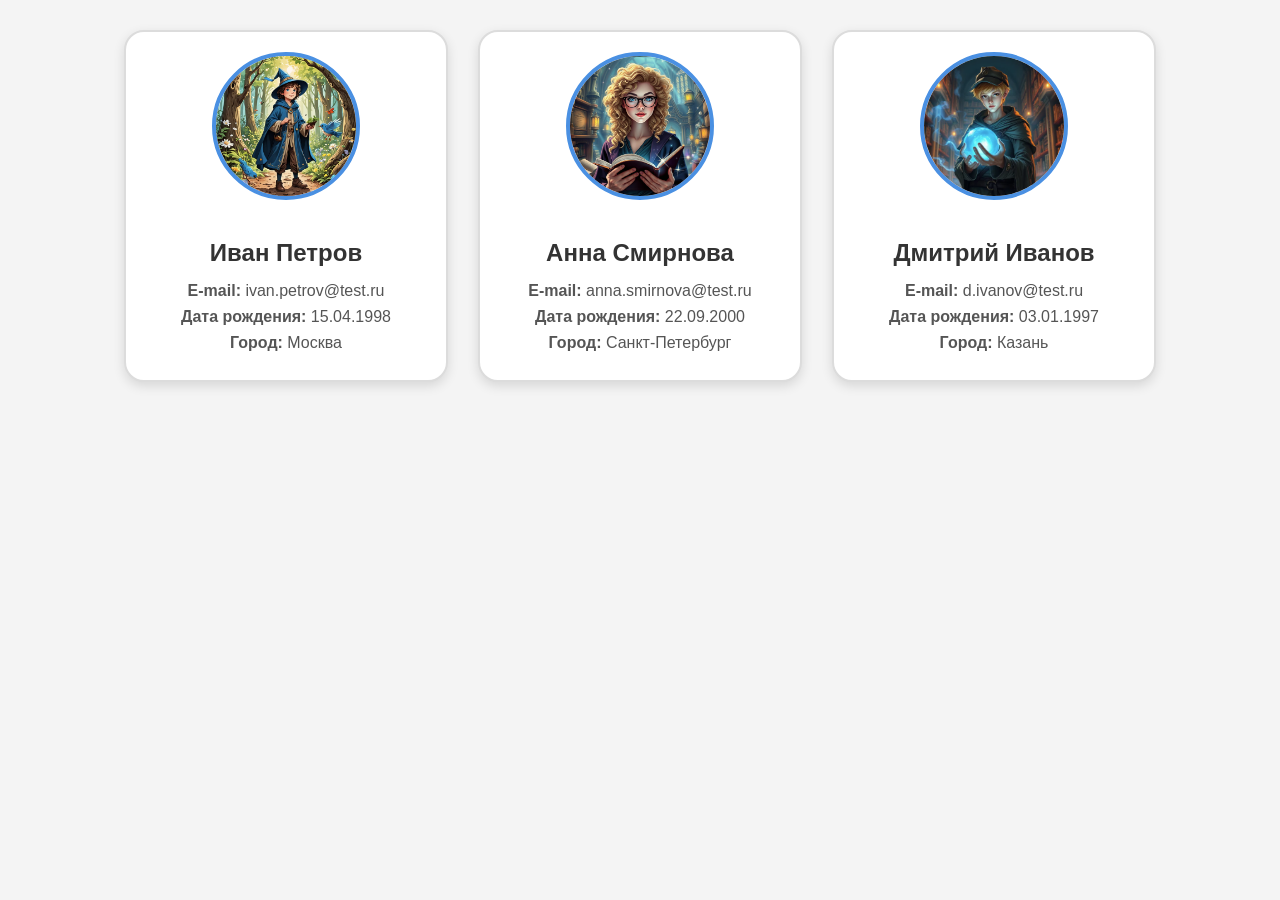
<file: cards.html>
<!DOCTYPE html>
<html lang="ru">
<head>
    <meta charset="UTF-8">
    <meta name="viewport" content="width=device-width, initial-scale=1.0">
    <title>Карточки пользователей</title>
    <link rel="stylesheet" href="cards_style.css">
</head>
<body>
    <div class="cards-container">

        <div class="card">
            <img class="avatar" src="img_2/мальчик в лесу.png" alt="Фото Ивана Петрова">
            <h2>Иван Петров</h2>
            <p><strong>E-mail:</strong> ivan.petrov@test.ru</p>
            <p><strong>Дата рождения:</strong> 15.04.1998</p>
            <p><strong>Город:</strong> Москва</p>
        </div>
        <div class="card">
            <img class="avatar" src="img_2/девочка волшебница.png" alt="Фото Анны Смирновой">
            <h2>Анна Смирнова</h2>
            <p><strong>E-mail:</strong> anna.smirnova@test.ru</p>
            <p><strong>Дата рождения:</strong> 22.09.2000</p>
            <p><strong>Город:</strong> Санкт-Петербург</p>
        </div>

        <div class="card">
            <img class="avatar" src="img_2/мальчик с шаром.png" alt="Фото Дмитрия Иванова">
            <h2>Дмитрий Иванов</h2>
            <p><strong>E-mail:</strong> d.ivanov@test.ru</p>
            <p><strong>Дата рождения:</strong> 03.01.1997</p>
            <p><strong>Город:</strong> Казань</p>
        </div>

    </div>

</body>
</html>
</file>
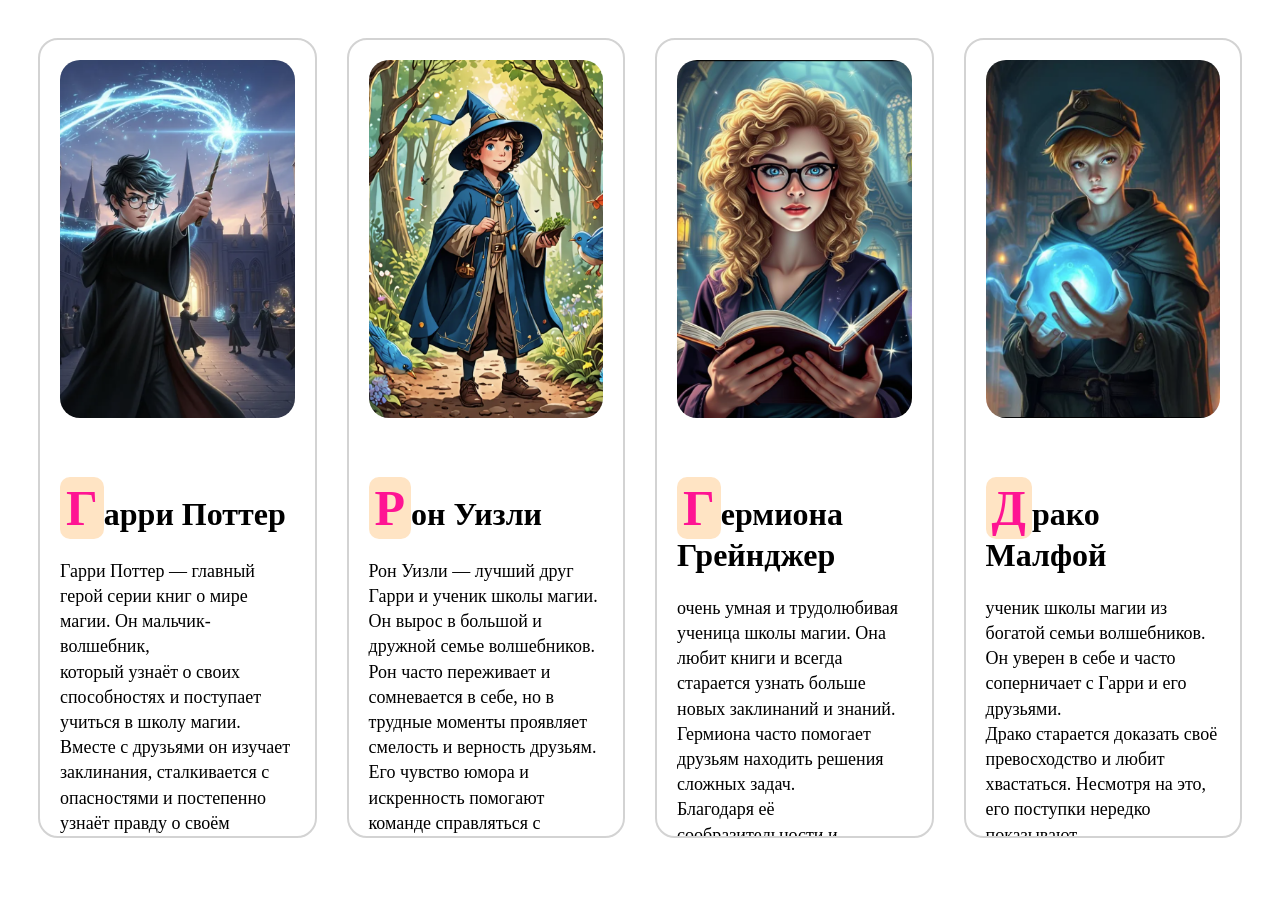
<file: Heroes.html>
<!DOCTYPE html>
<html lang="ru">
<head>
    <meta charset="UTF-8">
    <title>Heroes</title>
    <meta name="viewport"
          content="width=device-width, user-scalable=no, initial-scale=1.0, maximum-scale=1.0, minimum-scale=1.0">
    <link rel="stylesheet" href="style.css">
</head>
<body>

    <div class="cards">
        <div class="card">
            <div class="photo">
                <img src="img_2/мальчик с палочкой.png" alt="Гарри Поттер">
            </div>

            <div class="info">
                <h1>Гарри Поттер</h1>
                <p>
                    Гарри Поттер — главный герой серии книг о мире магии. Он мальчик-волшебник,<br>
                    который узнаёт о своих способностях и поступает учиться в школу магии.<br>
                    Вместе с друзьями он изучает заклинания, сталкивается с опасностями и постепенно<br>
                    узнаёт правду о своём прошлом. Гарри известен смелостью, верностью друзьям и борьбой со злом.
                </p>
            </div>
        </div>

        <div class="card">
            <div class="photo">
                <img src="img_2/мальчик в лесу.png" alt="Рон Уизли">
            </div>

            <div class="info">
                <h1>Рон Уизли</h1>
                <p>
                    Рон Уизли — лучший друг Гарри и ученик школы магии. Он вырос в большой и дружной семье волшебников.<br>
                    Рон часто переживает и сомневается в себе, но в трудные моменты проявляет смелость и верность друзьям.<br>
                    Его чувство юмора и искренность помогают команде справляться с трудностями.
                </p>
            </div>
        </div>
        <div class="card">
            <div class="photo">
                <img src="img_2/девочка волшебница.png" alt="Гермиона Грейнджер"/>
            </div>

            <div class="info">
                <h1>Гермиона Грейнджер</h1>
                <p>
                    очень умная и трудолюбивая ученица школы магии. Она любит книги и всегда старается узнать больше<br>
                    новых заклинаний и знаний. Гермиона часто помогает друзьям находить решения сложных задач.<br>
                    Благодаря её сообразительности и настойчивости многие опасности удаётся преодолеть.
                </p>
            </div>

        </div>

        <div class="card">
            <div class="photo">
                <img src="img_2/мальчик с шаром.png" />
            </div>

            <div class="info">
                <h1>Драко Малфой</h1>
                <p>
                    ученик школы магии из богатой семьи волшебников. Он уверен в себе и часто соперничает с Гарри и его друзьями.<br>
                    Драко старается доказать своё превосходство и любит хвастаться. Несмотря на это, его поступки нередко показывают,<br>
                    что внутри он тоже переживает и сомневается.
                </p>
            </div>
        </div>
    </div>

</body>
</html>
</file>
<file: cards_style.css>
body {
    margin: 0;
    padding: 30px;
    font-family: Arial, sans-serif;
    background-color: #f4f4f4;
}

.cards-container {
    display: flex;
    justify-content: center;
    gap: 30px;
    flex-wrap: wrap;
}

.card {
    width: 280px;
    padding: 20px;
    background-color: white;
    border: 2px solid #dcdcdc;
    border-radius: 20px;
    text-align: center;
    box-shadow: 0 4px 12px rgba(0, 0, 0, 0.12);
    transition: 0.3s;
}

.card:hover {
    transform: translateY(-10px);
    box-shadow: 0 8px 20px rgba(0, 0, 0, 0.2);
    border-color: #4a90e2;
    background-color: #f0f8ff;
}

.avatar {
    width: 140px;
    height: 140px;
    object-fit: cover;
    border-radius: 50%;
    border: 4px solid #4a90e2;
    margin-bottom: 15px;
}

h2 {
    margin-bottom: 15px;
    color: #333333;
}

p {
    margin: 8px 0;
    font-size: 16px;
    color: #555555;
}
</file>
<file: style.css>
.cards {
    display: flex;
    gap: 30px;
    justify-content: center;
    align-items: flex-start;
    padding: 30px;
}

.card {
    width: 500px;
    height: 800px;
    border: 2px solid lightgray;
    border-radius: 20px;
    box-sizing: border-box;
    overflow: hidden;
    background-color: white;
}

.photo {
    height: 50%;
    padding: 20px;
    box-sizing: border-box;
}

.info {
    height: 50%;
    padding: 20px;
    box-sizing: border-box;
}

img {
    width: 100%;
    height: 100%;
    object-fit: cover;
    border-radius: 20px;
    display: block;
}

h1::first-letter {
    color: deeppink;
    font-size: 50px;
    background-color: bisque;
    border-radius: 10px;
    padding: 3px 6px;
}

p {
    font-size: 18px;
    line-height: 1.4;
}
</file>
